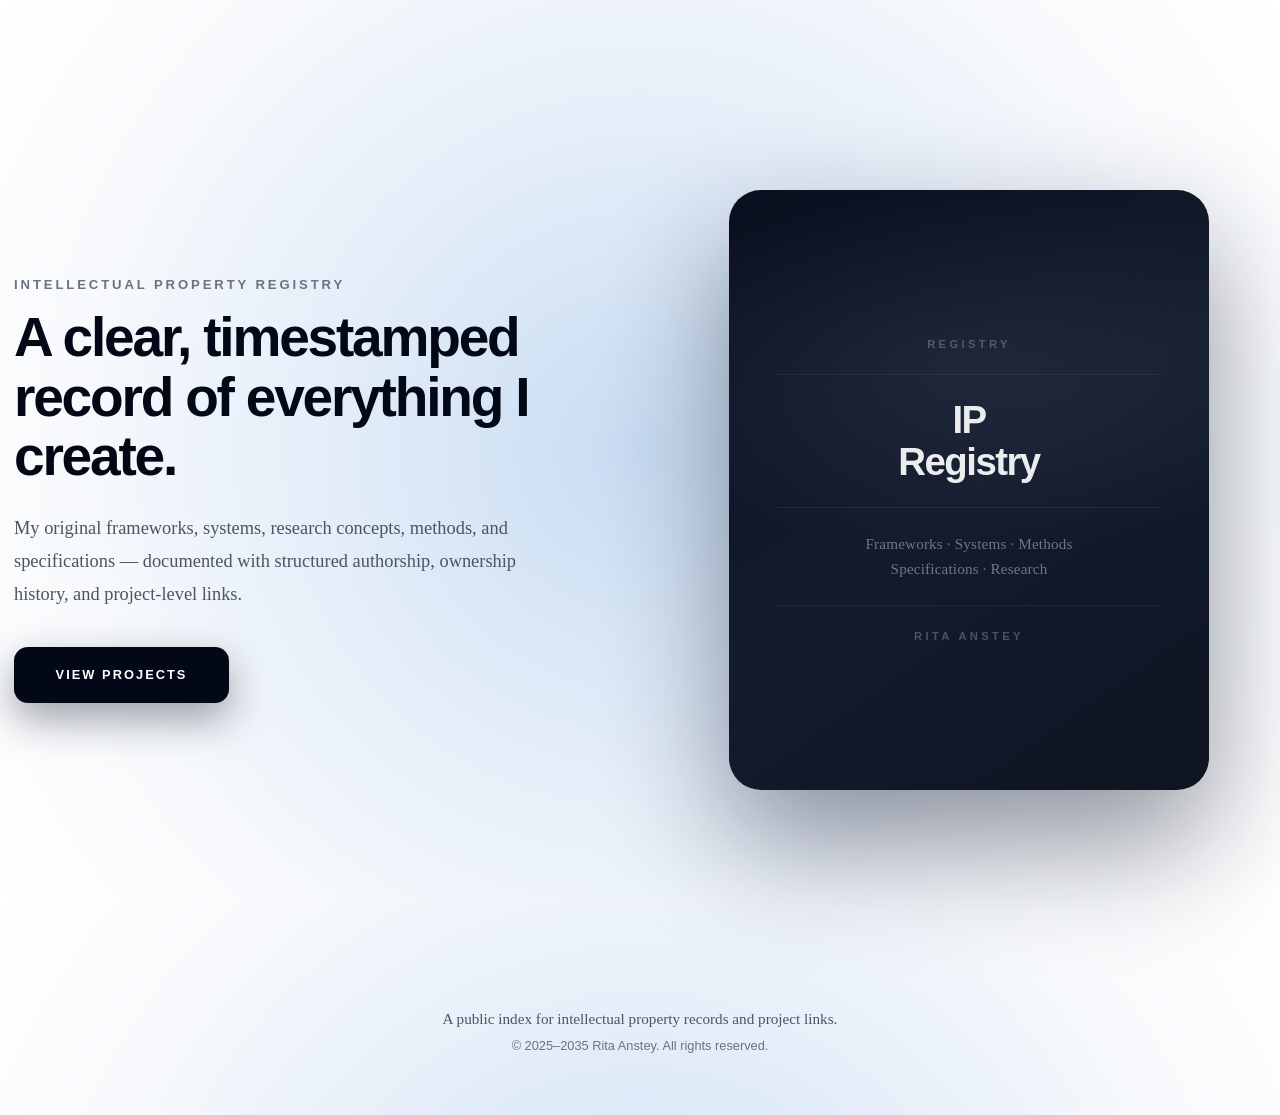
<file: index.html>
<!DOCTYPE html>
<html lang="en">
<head>
  <meta charset="UTF-8" />
  <meta name="viewport" content="width=device-width, initial-scale=1.0" />
  <title>IP Registry — Rita Anstey</title>
  <link rel="stylesheet" href="styles.css" />
</head>
<body>
<div class="page">
  <main class="container">

    <section class="hero">
      <div class="hero-grid">
        <div class="hero-left">
          <p class="eyebrow">Intellectual Property Registry</p>
          <h1>A clear, timestamped record of everything I create.</h1>
          <p class="hero-sub">
            My original frameworks, systems, research concepts, methods, and specifications — documented with structured authorship, ownership history, and project-level links.
          </p>
          <a class="btn" href="projects.html">View projects</a>
        </div>

        <div class="hero-right">
          <div class="hero-visual-block">
            <div class="visual-label">Registry</div>
            <div class="visual-line"></div>
            <div class="visual-title">IP<br>Registry</div>
            <div class="visual-line"></div>
            <div class="visual-sub">Frameworks · Systems · Methods<br>Specifications · Research</div>
            <div class="visual-line"></div>
            <div class="visual-label">Rita Anstey</div>
          </div>
        </div>
      </div>
    </section>

  </main>

  <footer class="footer">
    <div class="footer-inner">
      <p class="footer-note">A public index for intellectual property records and project links.</p>
      <div>© 2025–2035 Rita Anstey. All rights reserved.</div>
    </div>
  </footer>
</div>
</body>
</html>
</file>
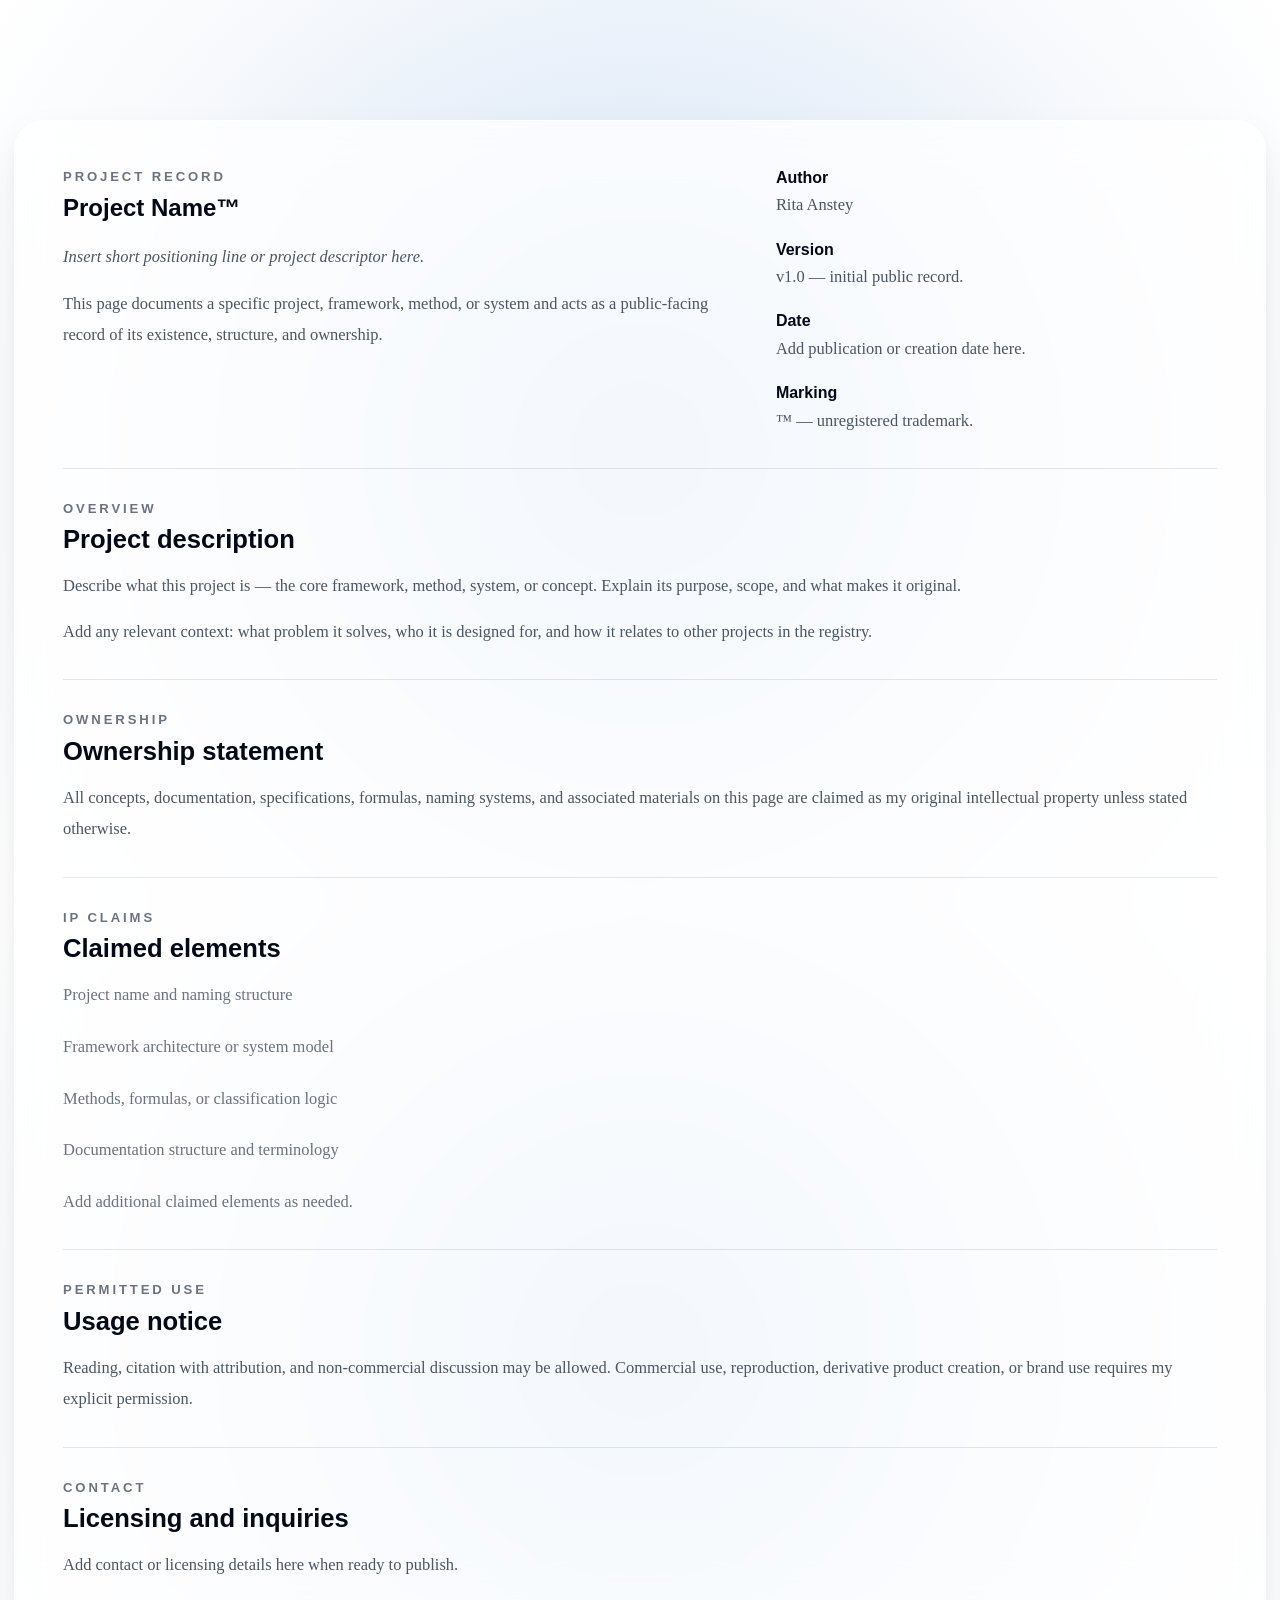
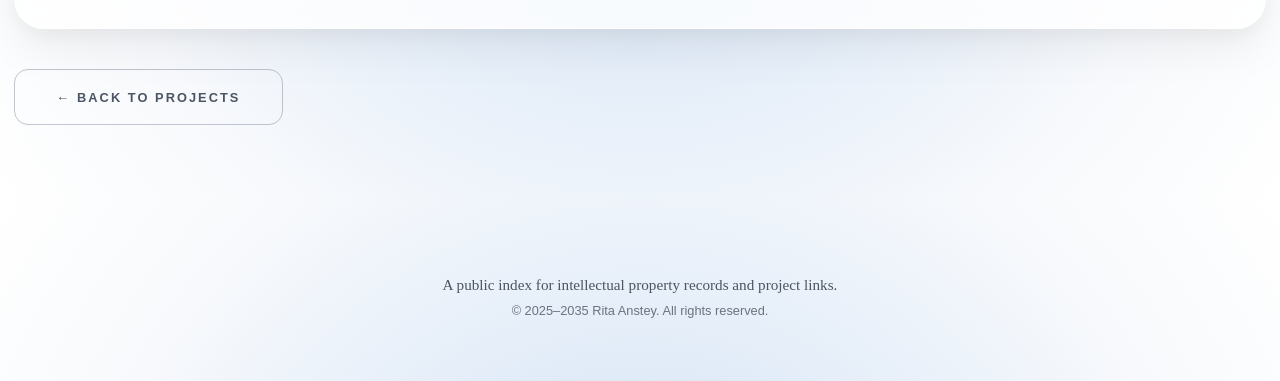
<file: project.html>
<!DOCTYPE html>
<html lang="en">
<head>
  <meta charset="UTF-8" />
  <meta name="viewport" content="width=device-width, initial-scale=1.0" />
  <title>Project Name™ — IP Registry</title>
  <link rel="stylesheet" href="styles.css" />
</head>
<body>
<div class="page">
  <main class="container">

    <section class="section">

      <div class="glass-card">

        <!-- Hero area -->
        <div class="project-section">
          <div class="project-hero-grid">
            <div>
              <p class="eyebrow">Project record</p>
              <h1 style="margin-bottom:1.2rem">Project Name™</h1>
              <p class="project-accent">Insert short positioning line or project descriptor here.</p>
              <p style="margin-top:1rem">
                This page documents a specific project, framework, method, or system and acts as a
                public-facing record of its existence, structure, and ownership.
              </p>
            </div>
            <div class="project-details">
              <div>
                <h4>Author</h4>
                <p>Rita Anstey</p>
              </div>
              <div>
                <h4>Version</h4>
                <p>v1.0 — initial public record.</p>
              </div>
              <div>
                <h4>Date</h4>
                <p>Add publication or creation date here.</p>
              </div>
              <div>
                <h4>Marking</h4>
                <p>™ — unregistered trademark.</p>
              </div>
            </div>
          </div>
        </div>

        <!-- Overview -->
        <div class="project-section" id="overview">
          <p class="eyebrow">Overview</p>
          <h2>Project description</h2>
          <p>
            Describe what this project is — the core framework, method, system, or concept.
            Explain its purpose, scope, and what makes it original.
          </p>
          <p>
            Add any relevant context: what problem it solves, who it is designed for,
            and how it relates to other projects in the registry.
          </p>
        </div>

        <!-- Ownership -->
        <div class="project-section" id="ownership">
          <p class="eyebrow">Ownership</p>
          <h2>Ownership statement</h2>
          <p>
            All concepts, documentation, specifications, formulas, naming systems, and associated
            materials on this page are claimed as my original intellectual property
            unless stated otherwise.
          </p>
        </div>

        <!-- IP claims -->
        <div class="project-section" id="claims">
          <p class="eyebrow">IP claims</p>
          <h2>Claimed elements</h2>
          <div class="mini-list">
            <p>Project name and naming structure</p>
            <p>Framework architecture or system model</p>
            <p>Methods, formulas, or classification logic</p>
            <p>Documentation structure and terminology</p>
            <p>Add additional claimed elements as needed.</p>
          </div>
        </div>

        <!-- Permitted use -->
        <div class="project-section" id="usage">
          <p class="eyebrow">Permitted use</p>
          <h2>Usage notice</h2>
          <p>
            Reading, citation with attribution, and non-commercial discussion may be allowed.
            Commercial use, reproduction, derivative product creation, or brand use requires
            my explicit permission.
          </p>
        </div>

        <!-- Contact -->
        <div class="project-section" id="contact">
          <p class="eyebrow">Contact</p>
          <h2>Licensing and inquiries</h2>
          <p>
            Add contact or licensing details here when ready to publish.
          </p>
        </div>

      </div>

      <div style="margin-top:2.5rem">
        <a class="btn btn-ghost" href="projects.html">← Back to projects</a>
      </div>

    </section>

  </main>

  <footer class="footer">
    <div class="footer-inner">
      <p class="footer-note">A public index for intellectual property records and project links.</p>
      <div>© 2025–2035 Rita Anstey. All rights reserved.</div>
    </div>
  </footer>
</div>
</body>
</html>
</file>
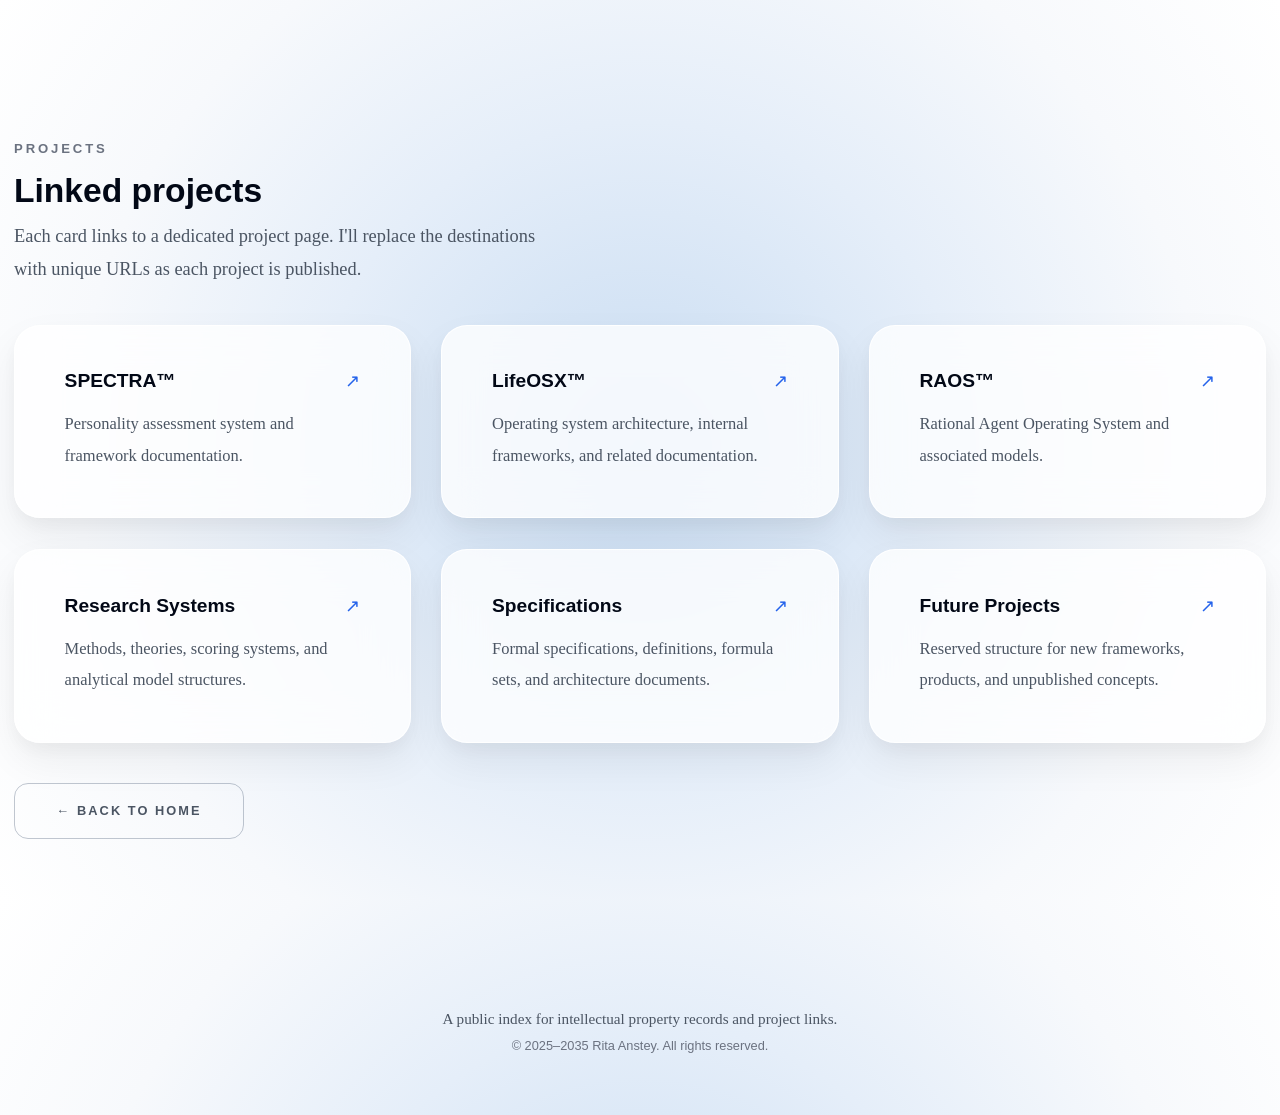
<file: projects.html>
<!DOCTYPE html>
<html lang="en">
<head>
  <meta charset="UTF-8" />
  <meta name="viewport" content="width=device-width, initial-scale=1.0" />
  <title>Projects — IP Registry</title>
  <link rel="stylesheet" href="styles.css" />
</head>
<body>
<div class="page">
  <main class="container">

    <section class="section">
      <div class="system-intro">
        <p class="eyebrow">Projects</p>
        <h2 class="system-title">Linked projects</h2>
        <p class="hero-sub" style="margin-top:0.6rem;margin-bottom:0">
          Each card links to a dedicated project page. I'll replace the destinations with unique URLs as each project is published.
        </p>
      </div>

      <div class="projects-grid">
        <a href="project.html" class="project-card">
          <div class="title-row"><h3>SPECTRA™</h3><span class="arrow">↗</span></div>
          <p>Personality assessment system and framework documentation.</p>
        </a>
        <a href="project.html" class="project-card">
          <div class="title-row"><h3>LifeOSX™</h3><span class="arrow">↗</span></div>
          <p>Operating system architecture, internal frameworks, and related documentation.</p>
        </a>
        <a href="project.html" class="project-card">
          <div class="title-row"><h3>RAOS™</h3><span class="arrow">↗</span></div>
          <p>Rational Agent Operating System and associated models.</p>
        </a>
        <a href="project.html" class="project-card">
          <div class="title-row"><h3>Research Systems</h3><span class="arrow">↗</span></div>
          <p>Methods, theories, scoring systems, and analytical model structures.</p>
        </a>
        <a href="project.html" class="project-card">
          <div class="title-row"><h3>Specifications</h3><span class="arrow">↗</span></div>
          <p>Formal specifications, definitions, formula sets, and architecture documents.</p>
        </a>
        <a href="project.html" class="project-card">
          <div class="title-row"><h3>Future Projects</h3><span class="arrow">↗</span></div>
          <p>Reserved structure for new frameworks, products, and unpublished concepts.</p>
        </a>
      </div>

      <div style="margin-top:2.5rem">
        <a class="btn btn-ghost" href="index.html">← Back to home</a>
      </div>
    </section>

  </main>

  <footer class="footer">
    <div class="footer-inner">
      <p class="footer-note">A public index for intellectual property records and project links.</p>
      <div>© 2025–2035 Rita Anstey. All rights reserved.</div>
    </div>
  </footer>
</div>
</body>
</html>
</file>
<file: styles.css>
/* ===== IP REGISTRY — styles.css ===== */

:root {
  --bg-main: radial-gradient(circle at center, #C8DCF2 0%, #E5EEF9 42%, #F7F9FC 72%, #FFFFFF 100%);
  --text-main: #020816;
  --text-muted: #4b5563;
  --accent-blue: #2563eb;
  --glass-border: rgba(255, 255, 255, 0.9);
  --eyebrow-color: #6b7280;
  --eyebrow-size: 0.82rem;
  --eyebrow-spacing: 0.22em;
  --eyebrow-weight: 700;
  --eyebrow-font: europa, "Helvetica Neue", Helvetica, Arial, sans-serif;
}

* { box-sizing: border-box; margin: 0; padding: 0; }
html, body { height: 100%; }

body {
  background: var(--bg-main);
  -webkit-font-smoothing: antialiased;
  color: var(--text-main);
  font-family: europa, "Helvetica Neue", Helvetica, Arial, sans-serif;
}

/* ── EYEBROW — one definition, used everywhere ── */

.eyebrow {
  font-size: var(--eyebrow-size);
  letter-spacing: var(--eyebrow-spacing);
  text-transform: uppercase;
  color: var(--eyebrow-color);
  font-weight: var(--eyebrow-weight);
  font-family: var(--eyebrow-font);
  margin-bottom: 1rem;
}

/* ── PAGE SHELL ── */

.page {
  min-height: 100vh;
  display: flex;
  flex-direction: column;
  padding: 2.5rem max(1vw, 14px);
}

.container {
  width: 100%;
  max-width: 1400px;
  margin: 0 auto;
}

/* ── HERO (index.html) ── */

.hero {
  min-height: 100vh;
  display: flex;
  align-items: center;
  padding: 5rem 0;
}

.hero-grid {
  display: grid;
  grid-template-columns: 1fr 1fr;
  gap: 4rem;
  align-items: center;
  width: 100%;
}

.hero-left h1 {
  font-family: europa, "Helvetica Neue", Helvetica, Arial, sans-serif;
  font-weight: 800;
  font-size: clamp(3rem, 4.3vw, 4.2rem);
  line-height: 1.08;
  letter-spacing: -0.04em;
  margin-bottom: 1.6rem;
}

.hero-sub {
  font-family: "minion-pro", "Minion Pro", Georgia, "Times New Roman", serif;
  font-size: 1.15rem;
  line-height: 1.8;
  color: var(--text-muted);
  max-width: 34rem;
  margin-bottom: 2.2rem;
}

/* ── Hero visual — abstract decorative block ── */

.hero-right {
  display: flex;
  justify-content: center;
  align-items: center;
  position: relative;
}

.hero-visual-block {
  position: relative;
  width: 100%;
  max-width: 480px;
  aspect-ratio: 4 / 5;
  border-radius: 32px;
  background: linear-gradient(145deg, #0a0f1e 0%, #131b2e 50%, #0e1420 100%);
  box-shadow: 0 52px 120px rgba(15, 23, 42, 0.45);
  display: flex;
  flex-direction: column;
  justify-content: center;
  align-items: center;
  padding: 3rem;
  gap: 1.5rem;
  overflow: hidden;
}

.hero-visual-block::before {
  content: '';
  position: absolute;
  top: 30%;
  left: 50%;
  transform: translate(-50%, -50%);
  width: 180%;
  height: 60%;
  background: radial-gradient(ellipse, rgba(200, 220, 242, 0.08), transparent 70%);
  pointer-events: none;
}

.visual-line {
  width: 100%;
  height: 1px;
  background: rgba(255, 255, 255, 0.06);
}

.visual-title {
  font-family: europa, "Helvetica Neue", Helvetica, Arial, sans-serif;
  font-weight: 800;
  font-size: 2.4rem;
  letter-spacing: -0.04em;
  color: rgba(255, 255, 255, 0.92);
  text-align: center;
  line-height: 1.1;
}

.visual-sub {
  font-family: "minion-pro", "Minion Pro", Georgia, "Times New Roman", serif;
  font-size: 0.95rem;
  color: rgba(255, 255, 255, 0.4);
  text-align: center;
  line-height: 1.6;
  letter-spacing: 0.01em;
}

.visual-label {
  font-family: europa, "Helvetica Neue", Helvetica, Arial, sans-serif;
  font-size: 0.7rem;
  letter-spacing: 0.3em;
  text-transform: uppercase;
  color: rgba(255, 255, 255, 0.25);
  font-weight: 700;
}

/* ── BUTTON ── */

.btn {
  height: 56px;
  padding: 0 2.6rem;
  border-radius: 14px;
  border: none;
  background: #020816;
  color: #ffffff;
  font-size: 0.8rem;
  font-weight: 700;
  letter-spacing: 0.16em;
  text-transform: uppercase;
  font-family: europa, "Helvetica Neue", Helvetica, Arial, sans-serif;
  cursor: pointer;
  white-space: nowrap;
  box-shadow: 0 16px 40px rgba(15, 23, 42, 0.4);
  display: inline-flex;
  align-items: center;
  justify-content: center;
  transition: transform 0.16s ease, box-shadow 0.16s ease, background-color 0.16s ease;
  text-decoration: none;
}

.btn:hover {
  transform: translateY(-1px);
  box-shadow: 0 22px 55px rgba(15, 23, 42, 0.48);
  background-color: #050b1c;
}

.btn-ghost {
  background: none;
  color: var(--text-muted);
  border: 1.5px solid rgba(100, 116, 139, 0.4);
  box-shadow: none;
}

.btn-ghost:hover {
  border-color: var(--text-main);
  color: var(--text-main);
  background: none;
  box-shadow: none;
}

/* ── SECTIONS ── */

.section {
  min-height: 100vh;
  display: flex;
  flex-direction: column;
  justify-content: center;
  padding: 5rem 0;
}

.section + .section { margin-top: 0; }

.system-intro { margin-bottom: 2.4rem; }

.system-title {
  font-size: 2.1rem;
  font-weight: 800;
  font-family: europa, "Helvetica Neue", Helvetica, Arial, sans-serif;
  margin-top: 0.2rem;
}

/* ── PROJECTS GRID ── */

.projects-grid {
  display: grid;
  gap: 1.9rem;
}

@media (min-width: 768px) {
  .projects-grid { grid-template-columns: repeat(2, minmax(0, 1fr)); }
}

@media (min-width: 1100px) {
  .projects-grid { grid-template-columns: repeat(3, minmax(0, 1fr)); }
}

.project-card {
  border-radius: 26px;
  padding: 2.8rem 3.1rem 2.9rem;
  background: rgba(255, 255, 255, 0.78);
  border: 1px solid var(--glass-border);
  box-shadow: 0 18px 40px rgba(0,0,0,0.06), 0 8px 20px rgba(0,0,0,0.04);
  backdrop-filter: blur(22px);
  display: flex;
  flex-direction: column;
  gap: 1rem;
  text-decoration: none;
  color: inherit;
  transition: transform 0.16s ease, box-shadow 0.16s ease;
}

.project-card:hover {
  transform: translateY(-2px);
  box-shadow: 0 24px 55px rgba(0,0,0,0.1), 0 10px 24px rgba(0,0,0,0.06);
}

.project-card .title-row {
  display: flex;
  align-items: center;
  justify-content: space-between;
  gap: 12px;
}

.project-card h3 {
  font-size: 1.2rem;
  font-weight: 700;
  font-family: europa, "Helvetica Neue", Helvetica, Arial, sans-serif;
}

.project-card .arrow { color: var(--accent-blue); font-size: 18px; flex-shrink: 0; }

.project-card p {
  font-family: "minion-pro", "Minion Pro", Georgia, "Times New Roman", serif;
  font-size: 1.03rem;
  color: var(--text-muted);
  line-height: 1.9;
}

.project-card .meta {
  font-size: 0.8rem;
  color: #9ca3af;
  font-family: europa, "Helvetica Neue", Helvetica, Arial, sans-serif;
}

/* ── SINGLE PROJECT PAGE — glass card ── */

.glass-card {
  border-radius: 30px;
  padding: 3rem;
  background: rgba(255, 255, 255, 0.78);
  border: 1px solid var(--glass-border);
  box-shadow: 0 20px 45px rgba(0,0,0,0.06), 0 8px 20px rgba(0,0,0,0.04);
  backdrop-filter: blur(28px);
}

.project-hero-grid {
  display: grid;
  grid-template-columns: 1.2fr 0.8fr;
  gap: 3.2rem;
  align-items: flex-start;
}

.project-details {
  display: flex;
  flex-direction: column;
  gap: 1.25rem;
}

.project-details h4 {
  font-size: 1rem;
  font-weight: 700;
  font-family: europa, "Helvetica Neue", Helvetica, Arial, sans-serif;
  margin-bottom: 0.15rem;
}

.project-details p {
  font-family: "minion-pro", "Minion Pro", Georgia, "Times New Roman", serif;
  font-size: 1.02rem;
  line-height: 1.85;
  color: var(--text-muted);
}

.project-section {
  padding: 2rem 0;
  border-bottom: 1px solid rgba(100, 116, 139, 0.18);
}

.project-section:first-child { padding-top: 0; }
.project-section:last-child { border-bottom: none; padding-bottom: 0; }

.project-section .eyebrow {
  margin-bottom: 0.6rem;
  font-size: var(--eyebrow-size);
  letter-spacing: var(--eyebrow-spacing);
  text-transform: uppercase;
  color: var(--eyebrow-color);
  font-weight: var(--eyebrow-weight);
  font-family: var(--eyebrow-font);
  font-style: normal;
  line-height: normal;
}

.project-section h2 {
  font-size: 1.6rem;
  font-weight: 800;
  font-family: europa, "Helvetica Neue", Helvetica, Arial, sans-serif;
  margin-bottom: 1rem;
}

.project-section p {
  font-family: "minion-pro", "Minion Pro", Georgia, "Times New Roman", serif;
  font-size: 1.03rem;
  color: var(--text-muted);
  line-height: 1.9;
}

.project-section p + p { margin-top: 0.9rem; }

.mini-list { display: grid; gap: 6px; margin-top: 0.75rem; }
.mini-list p { color: #6b7280; }

.project-accent {
  font-family: "minion-pro", "Minion Pro", Georgia, "Times New Roman", serif;
  font-style: italic;
  color: var(--accent-blue);
  font-size: 1.03rem;
}

/* ── FOOTER ── */

.footer {
  margin-top: auto;
  padding-top: 2.5rem;
  font-size: 0.8rem;
  color: #6b7280;
}

.footer-inner {
  max-width: 720px;
  margin: 0 auto;
  padding: 1.9rem 1rem 1.4rem;
  text-align: center;
}

.footer-note {
  font-family: "minion-pro", "Minion Pro", Georgia, "Times New Roman", serif;
  font-size: 0.95rem;
  color: var(--text-muted);
  margin-bottom: 0.6rem;
}

/* ── RESPONSIVE ── */

@media (max-width: 1200px) {
  .page { padding-top: 2rem; }
  .hero-grid { grid-template-columns: 1fr; gap: 3rem; }
  .hero-left { text-align: center; }
  .hero-left h1 { margin-left: auto; margin-right: auto; }
  .hero-sub { margin-left: auto; margin-right: auto; }
  .hero-left .btn { margin: 0 auto; }
  .hero-right { justify-content: center; }
  .hero-visual-block { max-width: 380px; }
}

@media (max-width: 768px) {
  .section { min-height: auto; padding-top: 3.5rem; padding-bottom: 3.5rem; }
  .project-hero-grid { grid-template-columns: 1fr; gap: 2.2rem; }
  .hero-visual-block { max-width: 280px; }
  .hero-left h1 { font-size: clamp(2rem, 6vw, 3rem); }
}

@media (max-width: 640px) {
  .page { padding: 1.8rem max(1vw, 14px) 2.2rem; }
  .glass-card { padding: 2.2rem 1.8rem 2.3rem; }
  .project-card { padding: 2rem 1.9rem 2.2rem; }
}
</file>
